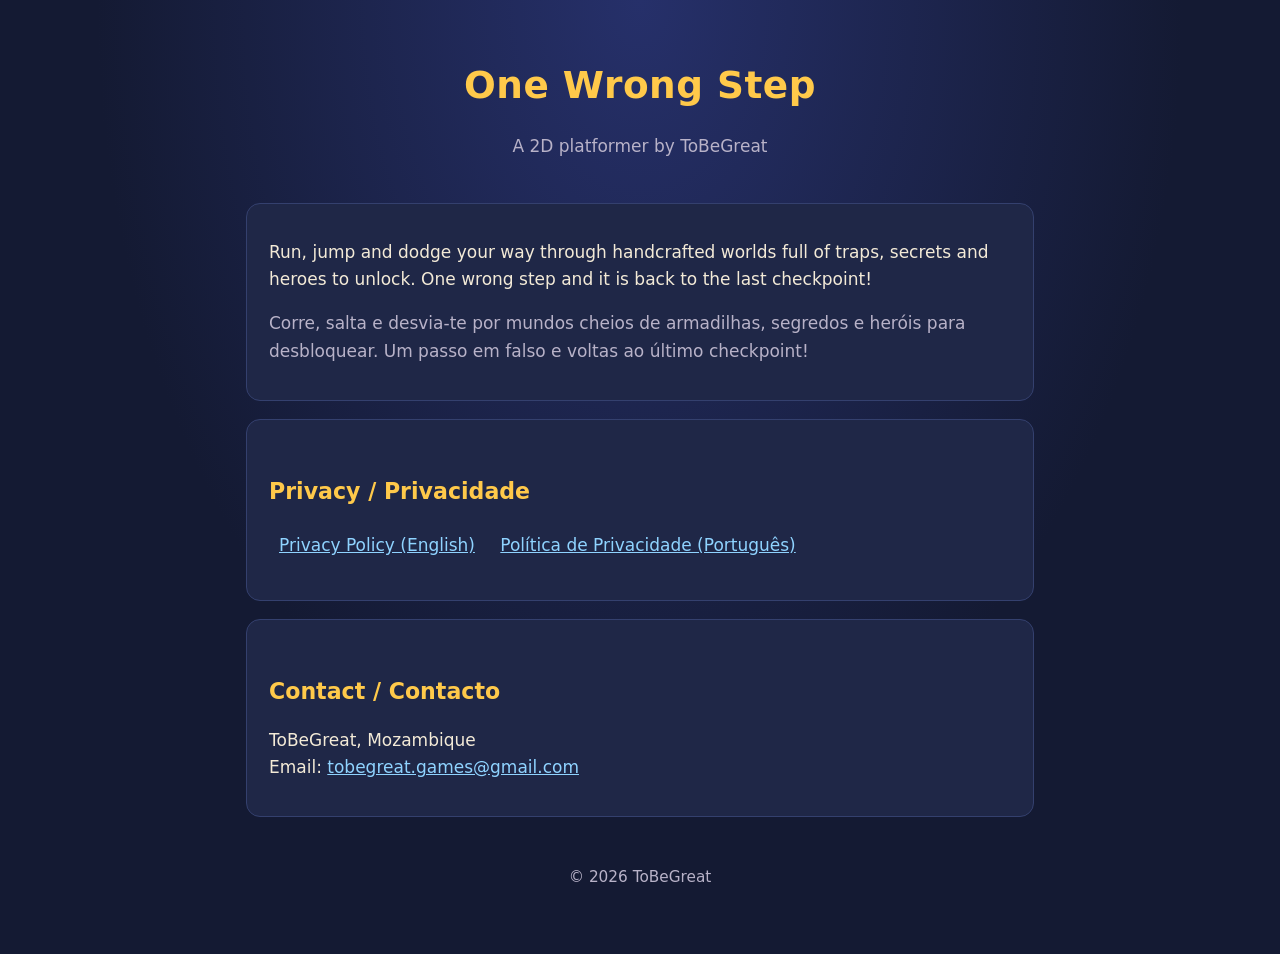
<file: index.html>
<!doctype html>
<html lang="en">
<head>
<meta charset="utf-8">
<meta name="viewport" content="width=device-width, initial-scale=1">
<title>One Wrong Step - ToBeGreat</title>
<meta name="description" content="One Wrong Step, a 2D platformer by ToBeGreat.">
<link rel="stylesheet" href="style.css">
</head>
<body>
<main>
  <header>
    <h1>One Wrong Step</h1>
    <p class="muted">A 2D platformer by ToBeGreat</p>
  </header>

  <div class="card">
    <p>Run, jump and dodge your way through handcrafted worlds full of traps, secrets and heroes to unlock. One wrong step and it is back to the last checkpoint!</p>
    <p class="muted">Corre, salta e desvia-te por mundos cheios de armadilhas, segredos e heróis para desbloquear. Um passo em falso e voltas ao último checkpoint!</p>
  </div>

  <div class="card">
    <h2>Privacy / Privacidade</h2>
    <p class="links">
      <a href="privacy.html">Privacy Policy (English)</a>
      <a href="privacidade.html">Política de Privacidade (Português)</a>
    </p>
  </div>

  <div class="card">
    <h2>Contact / Contacto</h2>
    <p>ToBeGreat, Mozambique<br>
    Email: <a href="mailto:tobegreat.games@gmail.com">tobegreat.games@gmail.com</a></p>
  </div>

  <footer>© 2026 ToBeGreat</footer>
</main>
</body>
</html>
</file>
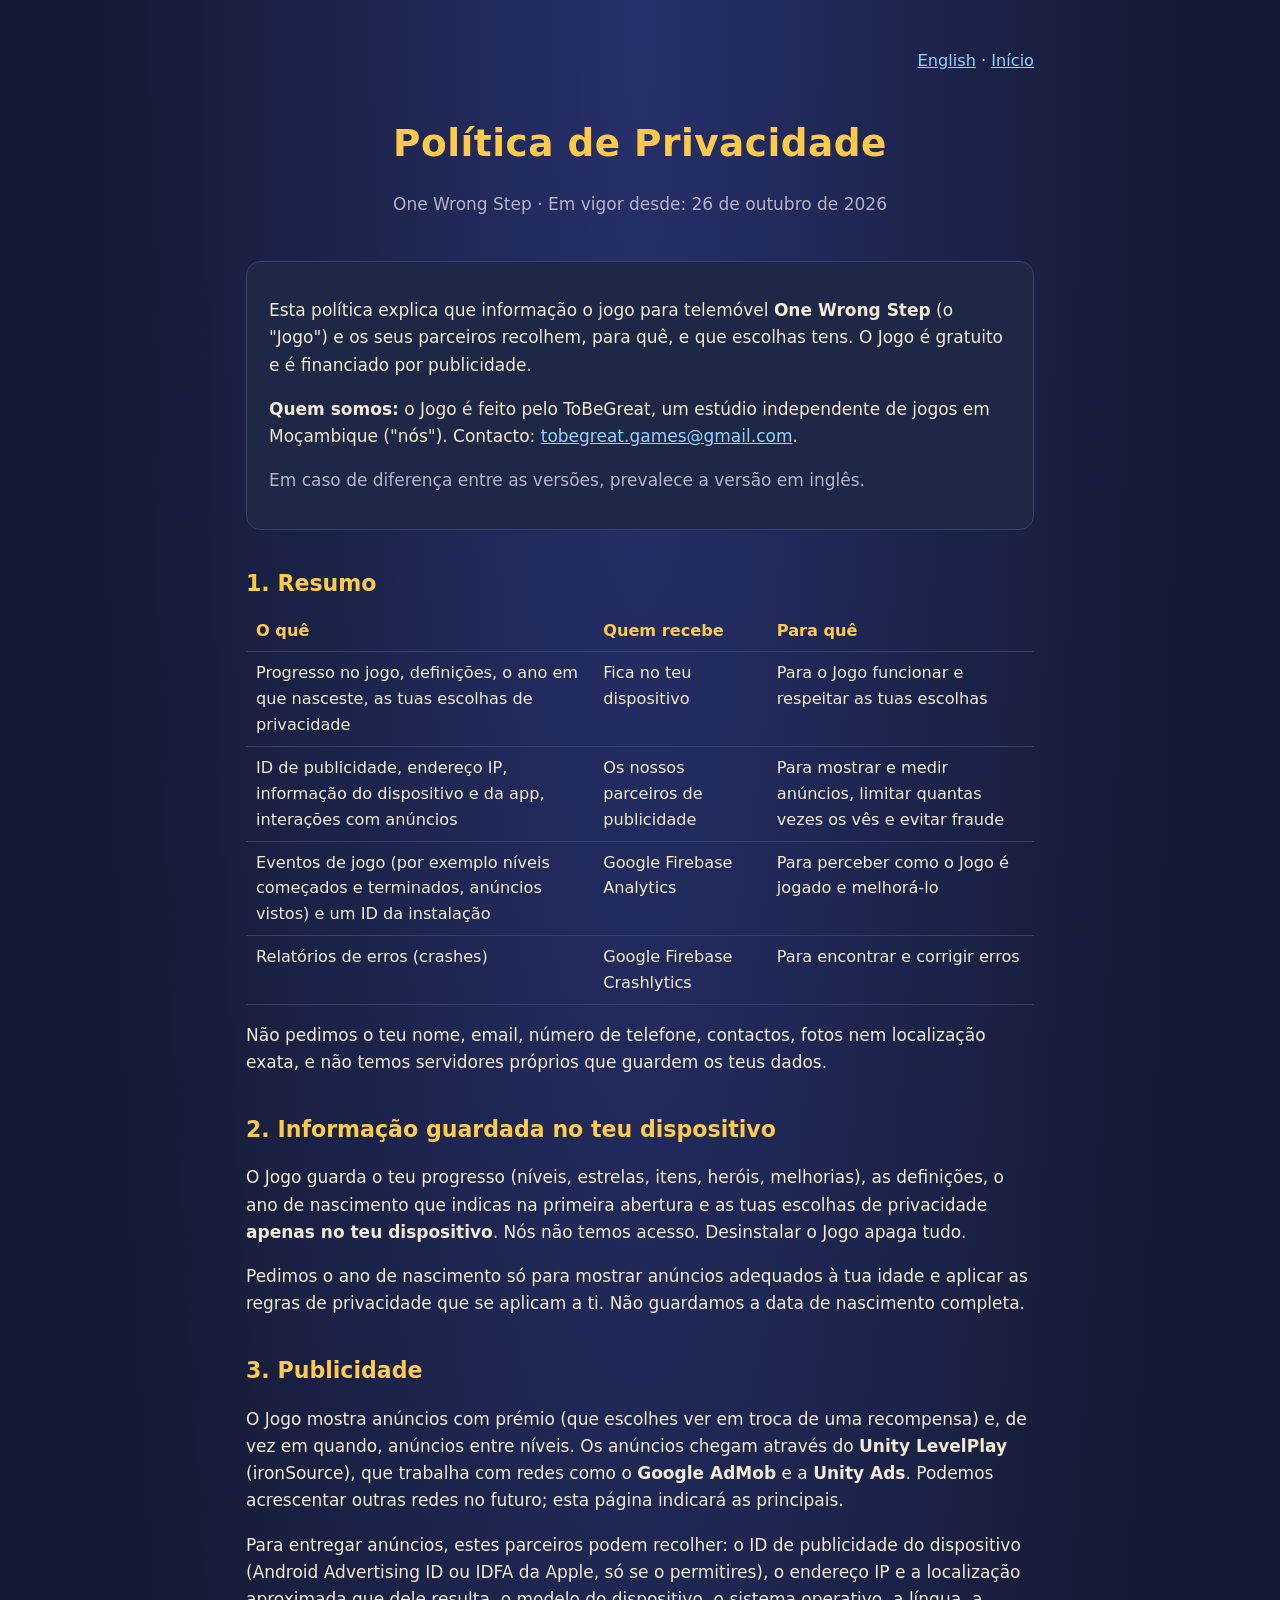
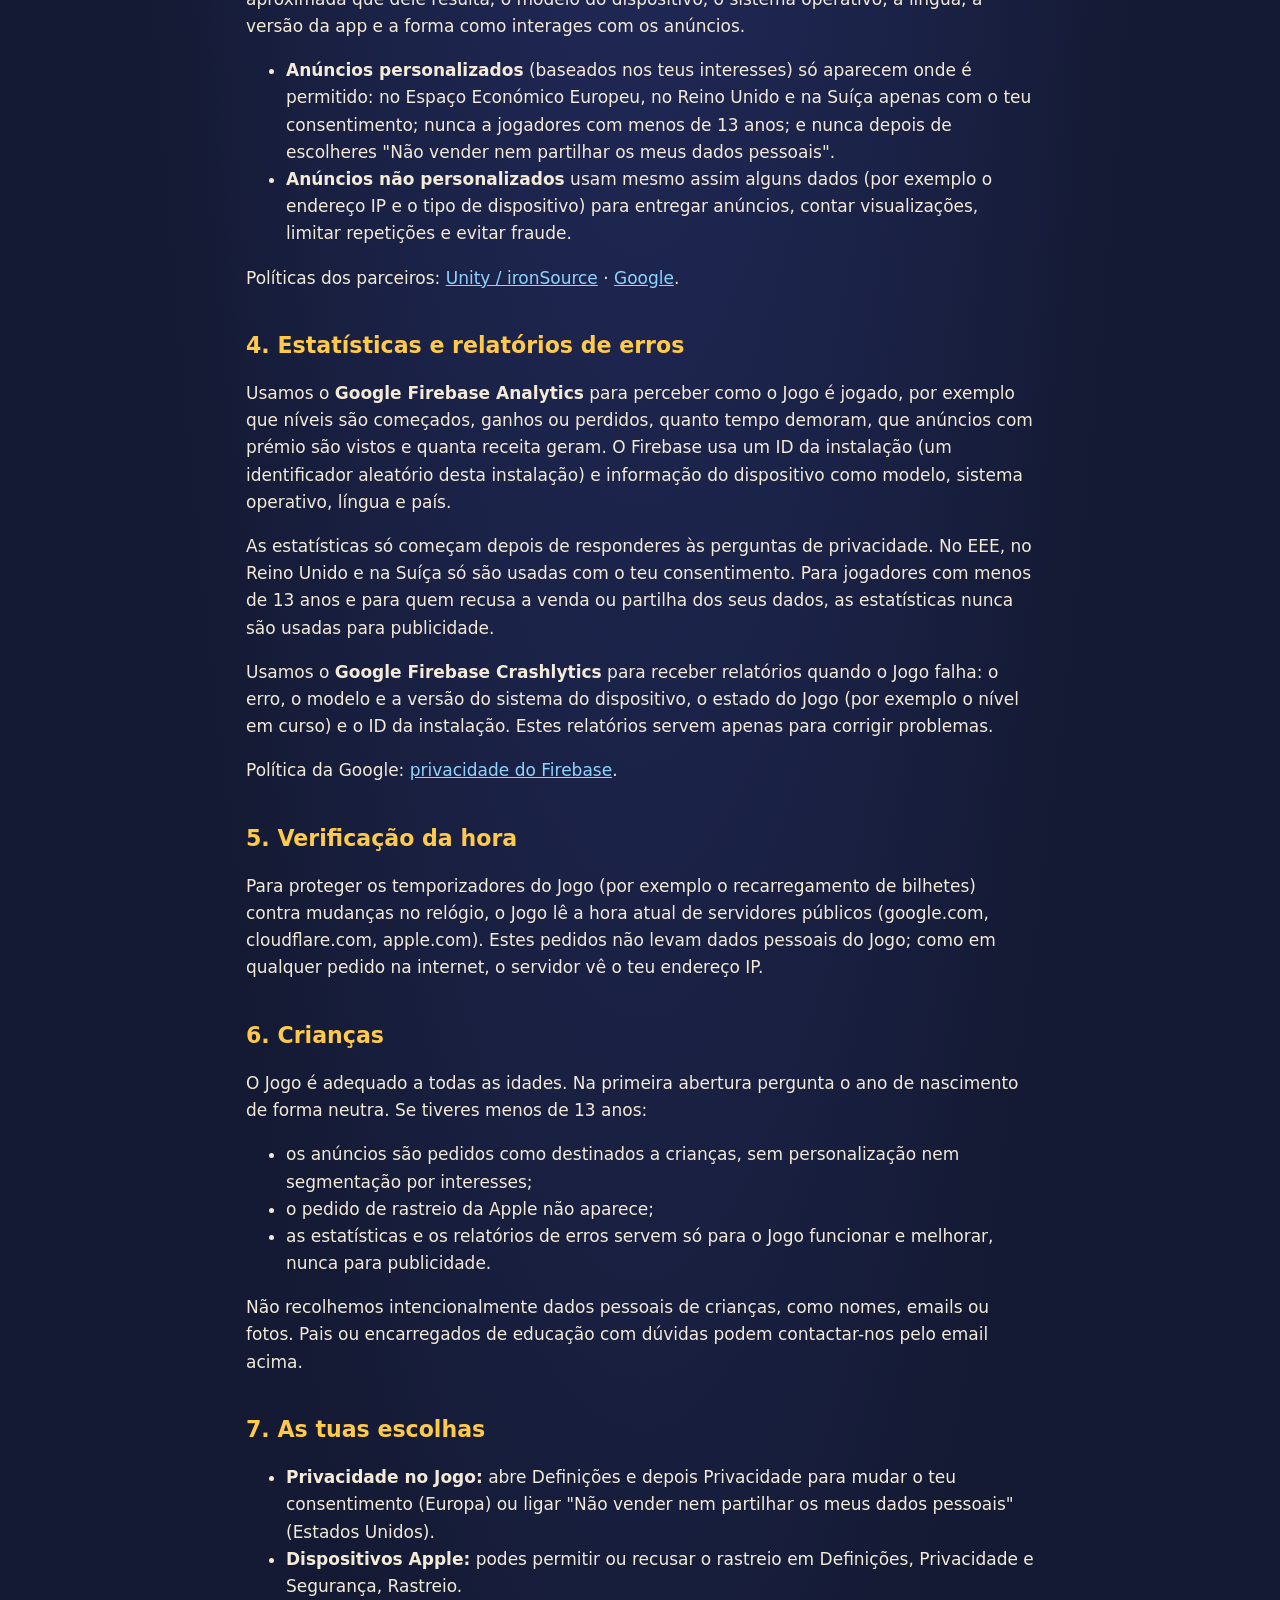
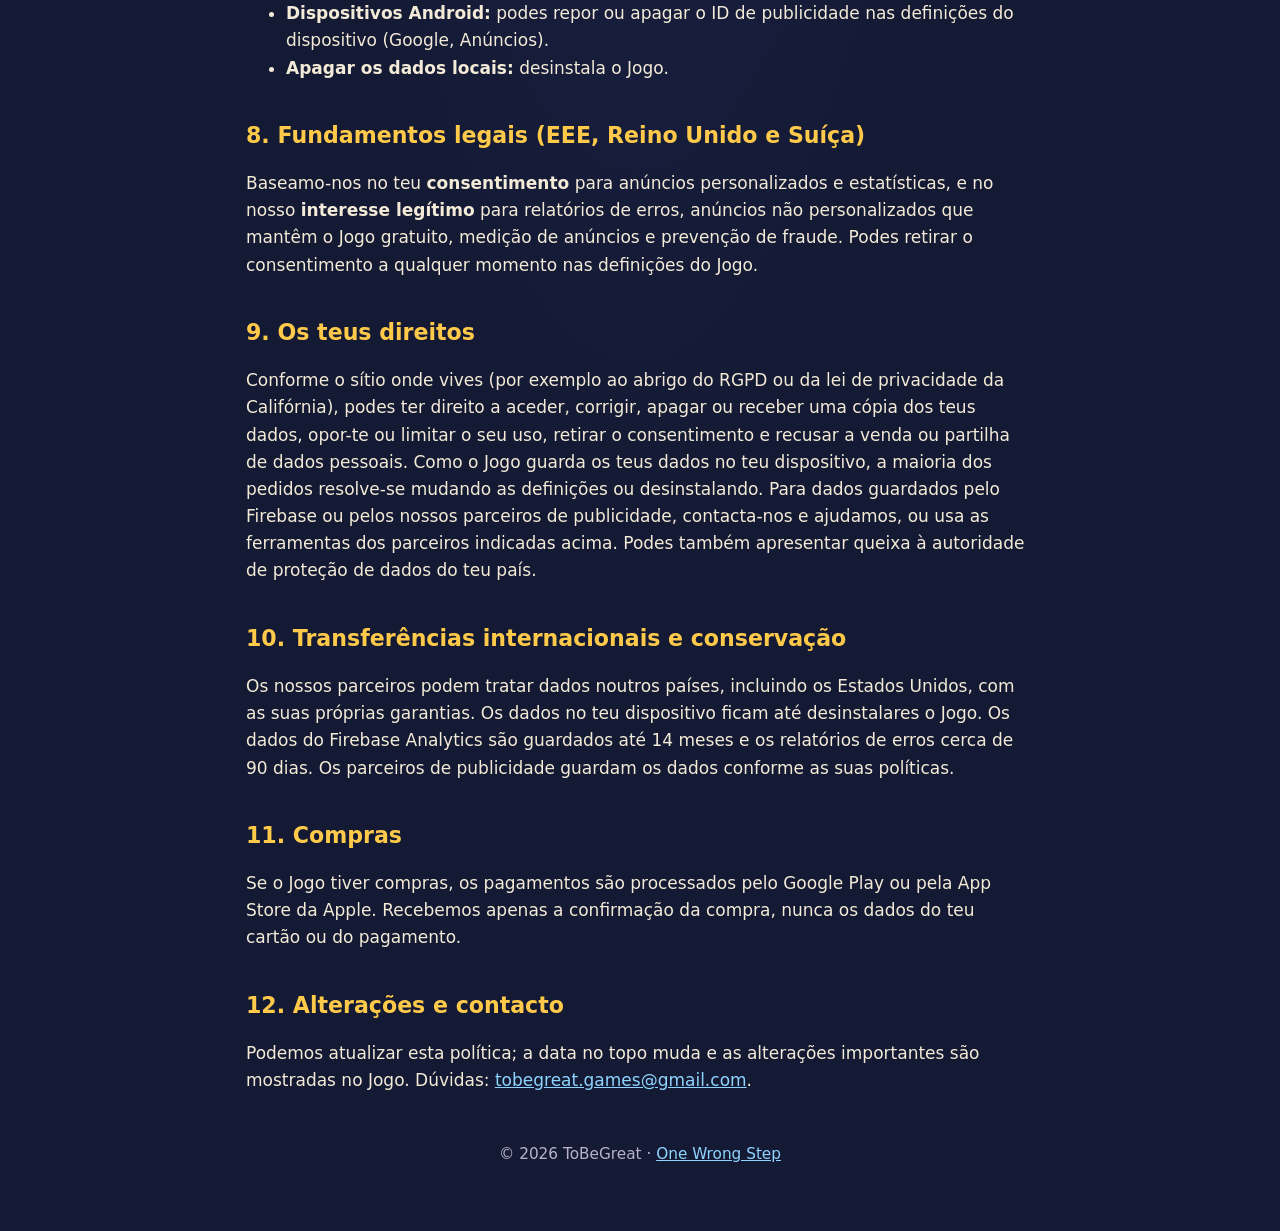
<file: privacidade.html>
<!doctype html>
<html lang="pt">
<head>
<meta charset="utf-8">
<meta name="viewport" content="width=device-width, initial-scale=1">
<title>Política de Privacidade - One Wrong Step</title>
<link rel="stylesheet" href="style.css">
</head>
<body>
<main>
  <p class="lang"><a href="privacy.html">English</a> · <a href="index.html">Início</a></p>
  <header>
    <h1>Política de Privacidade</h1>
    <p class="muted">One Wrong Step · Em vigor desde: 26 de outubro de 2026</p>
  </header>

  <div class="card">
    <p>Esta política explica que informação o jogo para telemóvel <strong>One Wrong Step</strong> (o "Jogo") e os seus parceiros recolhem, para quê, e que escolhas tens. O Jogo é gratuito e é financiado por publicidade.</p>
    <p><strong>Quem somos:</strong> o Jogo é feito pelo ToBeGreat, um estúdio independente de jogos em Moçambique ("nós"). Contacto: <a href="mailto:tobegreat.games@gmail.com">tobegreat.games@gmail.com</a>.</p>
    <p class="muted">Em caso de diferença entre as versões, prevalece a versão em inglês.</p>
  </div>

  <h2>1. Resumo</h2>
  <table>
    <tr><th>O quê</th><th>Quem recebe</th><th>Para quê</th></tr>
    <tr><td>Progresso no jogo, definições, o ano em que nasceste, as tuas escolhas de privacidade</td><td>Fica no teu dispositivo</td><td>Para o Jogo funcionar e respeitar as tuas escolhas</td></tr>
    <tr><td>ID de publicidade, endereço IP, informação do dispositivo e da app, interações com anúncios</td><td>Os nossos parceiros de publicidade</td><td>Para mostrar e medir anúncios, limitar quantas vezes os vês e evitar fraude</td></tr>
    <tr><td>Eventos de jogo (por exemplo níveis começados e terminados, anúncios vistos) e um ID da instalação</td><td>Google Firebase Analytics</td><td>Para perceber como o Jogo é jogado e melhorá-lo</td></tr>
    <tr><td>Relatórios de erros (crashes)</td><td>Google Firebase Crashlytics</td><td>Para encontrar e corrigir erros</td></tr>
  </table>
  <p>Não pedimos o teu nome, email, número de telefone, contactos, fotos nem localização exata, e não temos servidores próprios que guardem os teus dados.</p>

  <h2>2. Informação guardada no teu dispositivo</h2>
  <p>O Jogo guarda o teu progresso (níveis, estrelas, itens, heróis, melhorias), as definições, o ano de nascimento que indicas na primeira abertura e as tuas escolhas de privacidade <strong>apenas no teu dispositivo</strong>. Nós não temos acesso. Desinstalar o Jogo apaga tudo.</p>
  <p>Pedimos o ano de nascimento só para mostrar anúncios adequados à tua idade e aplicar as regras de privacidade que se aplicam a ti. Não guardamos a data de nascimento completa.</p>

  <h2>3. Publicidade</h2>
  <p>O Jogo mostra anúncios com prémio (que escolhes ver em troca de uma recompensa) e, de vez em quando, anúncios entre níveis. Os anúncios chegam através do <strong>Unity LevelPlay</strong> (ironSource), que trabalha com redes como o <strong>Google AdMob</strong> e a <strong>Unity Ads</strong>. Podemos acrescentar outras redes no futuro; esta página indicará as principais.</p>
  <p>Para entregar anúncios, estes parceiros podem recolher: o ID de publicidade do dispositivo (Android Advertising ID ou IDFA da Apple, só se o permitires), o endereço IP e a localização aproximada que dele resulta, o modelo do dispositivo, o sistema operativo, a língua, a versão da app e a forma como interages com os anúncios.</p>
  <ul>
    <li><strong>Anúncios personalizados</strong> (baseados nos teus interesses) só aparecem onde é permitido: no Espaço Económico Europeu, no Reino Unido e na Suíça apenas com o teu consentimento; nunca a jogadores com menos de 13 anos; e nunca depois de escolheres "Não vender nem partilhar os meus dados pessoais".</li>
    <li><strong>Anúncios não personalizados</strong> usam mesmo assim alguns dados (por exemplo o endereço IP e o tipo de dispositivo) para entregar anúncios, contar visualizações, limitar repetições e evitar fraude.</li>
  </ul>
  <p>Políticas dos parceiros: <a href="https://unity.com/legal/game-player-and-app-user-privacy-policy">Unity / ironSource</a> · <a href="https://policies.google.com/technologies/partner-sites">Google</a>.</p>

  <h2>4. Estatísticas e relatórios de erros</h2>
  <p>Usamos o <strong>Google Firebase Analytics</strong> para perceber como o Jogo é jogado, por exemplo que níveis são começados, ganhos ou perdidos, quanto tempo demoram, que anúncios com prémio são vistos e quanta receita geram. O Firebase usa um ID da instalação (um identificador aleatório desta instalação) e informação do dispositivo como modelo, sistema operativo, língua e país.</p>
  <p>As estatísticas só começam depois de responderes às perguntas de privacidade. No EEE, no Reino Unido e na Suíça só são usadas com o teu consentimento. Para jogadores com menos de 13 anos e para quem recusa a venda ou partilha dos seus dados, as estatísticas nunca são usadas para publicidade.</p>
  <p>Usamos o <strong>Google Firebase Crashlytics</strong> para receber relatórios quando o Jogo falha: o erro, o modelo e a versão do sistema do dispositivo, o estado do Jogo (por exemplo o nível em curso) e o ID da instalação. Estes relatórios servem apenas para corrigir problemas.</p>
  <p>Política da Google: <a href="https://firebase.google.com/support/privacy">privacidade do Firebase</a>.</p>

  <h2>5. Verificação da hora</h2>
  <p>Para proteger os temporizadores do Jogo (por exemplo o recarregamento de bilhetes) contra mudanças no relógio, o Jogo lê a hora atual de servidores públicos (google.com, cloudflare.com, apple.com). Estes pedidos não levam dados pessoais do Jogo; como em qualquer pedido na internet, o servidor vê o teu endereço IP.</p>

  <h2>6. Crianças</h2>
  <p>O Jogo é adequado a todas as idades. Na primeira abertura pergunta o ano de nascimento de forma neutra. Se tiveres menos de 13 anos:</p>
  <ul>
    <li>os anúncios são pedidos como destinados a crianças, sem personalização nem segmentação por interesses;</li>
    <li>o pedido de rastreio da Apple não aparece;</li>
    <li>as estatísticas e os relatórios de erros servem só para o Jogo funcionar e melhorar, nunca para publicidade.</li>
  </ul>
  <p>Não recolhemos intencionalmente dados pessoais de crianças, como nomes, emails ou fotos. Pais ou encarregados de educação com dúvidas podem contactar-nos pelo email acima.</p>

  <h2>7. As tuas escolhas</h2>
  <ul>
    <li><strong>Privacidade no Jogo:</strong> abre Definições e depois Privacidade para mudar o teu consentimento (Europa) ou ligar "Não vender nem partilhar os meus dados pessoais" (Estados Unidos).</li>
    <li><strong>Dispositivos Apple:</strong> podes permitir ou recusar o rastreio em Definições, Privacidade e Segurança, Rastreio.</li>
    <li><strong>Dispositivos Android:</strong> podes repor ou apagar o ID de publicidade nas definições do dispositivo (Google, Anúncios).</li>
    <li><strong>Apagar os dados locais:</strong> desinstala o Jogo.</li>
  </ul>

  <h2>8. Fundamentos legais (EEE, Reino Unido e Suíça)</h2>
  <p>Baseamo-nos no teu <strong>consentimento</strong> para anúncios personalizados e estatísticas, e no nosso <strong>interesse legítimo</strong> para relatórios de erros, anúncios não personalizados que mantêm o Jogo gratuito, medição de anúncios e prevenção de fraude. Podes retirar o consentimento a qualquer momento nas definições do Jogo.</p>

  <h2>9. Os teus direitos</h2>
  <p>Conforme o sítio onde vives (por exemplo ao abrigo do RGPD ou da lei de privacidade da Califórnia), podes ter direito a aceder, corrigir, apagar ou receber uma cópia dos teus dados, opor-te ou limitar o seu uso, retirar o consentimento e recusar a venda ou partilha de dados pessoais. Como o Jogo guarda os teus dados no teu dispositivo, a maioria dos pedidos resolve-se mudando as definições ou desinstalando. Para dados guardados pelo Firebase ou pelos nossos parceiros de publicidade, contacta-nos e ajudamos, ou usa as ferramentas dos parceiros indicadas acima. Podes também apresentar queixa à autoridade de proteção de dados do teu país.</p>

  <h2>10. Transferências internacionais e conservação</h2>
  <p>Os nossos parceiros podem tratar dados noutros países, incluindo os Estados Unidos, com as suas próprias garantias. Os dados no teu dispositivo ficam até desinstalares o Jogo. Os dados do Firebase Analytics são guardados até 14 meses e os relatórios de erros cerca de 90 dias. Os parceiros de publicidade guardam os dados conforme as suas políticas.</p>

  <h2>11. Compras</h2>
  <p>Se o Jogo tiver compras, os pagamentos são processados pelo Google Play ou pela App Store da Apple. Recebemos apenas a confirmação da compra, nunca os dados do teu cartão ou do pagamento.</p>

  <h2>12. Alterações e contacto</h2>
  <p>Podemos atualizar esta política; a data no topo muda e as alterações importantes são mostradas no Jogo. Dúvidas: <a href="mailto:tobegreat.games@gmail.com">tobegreat.games@gmail.com</a>.</p>

  <footer>© 2026 ToBeGreat · <a href="index.html">One Wrong Step</a></footer>
</main>
</body>
</html>
</file>
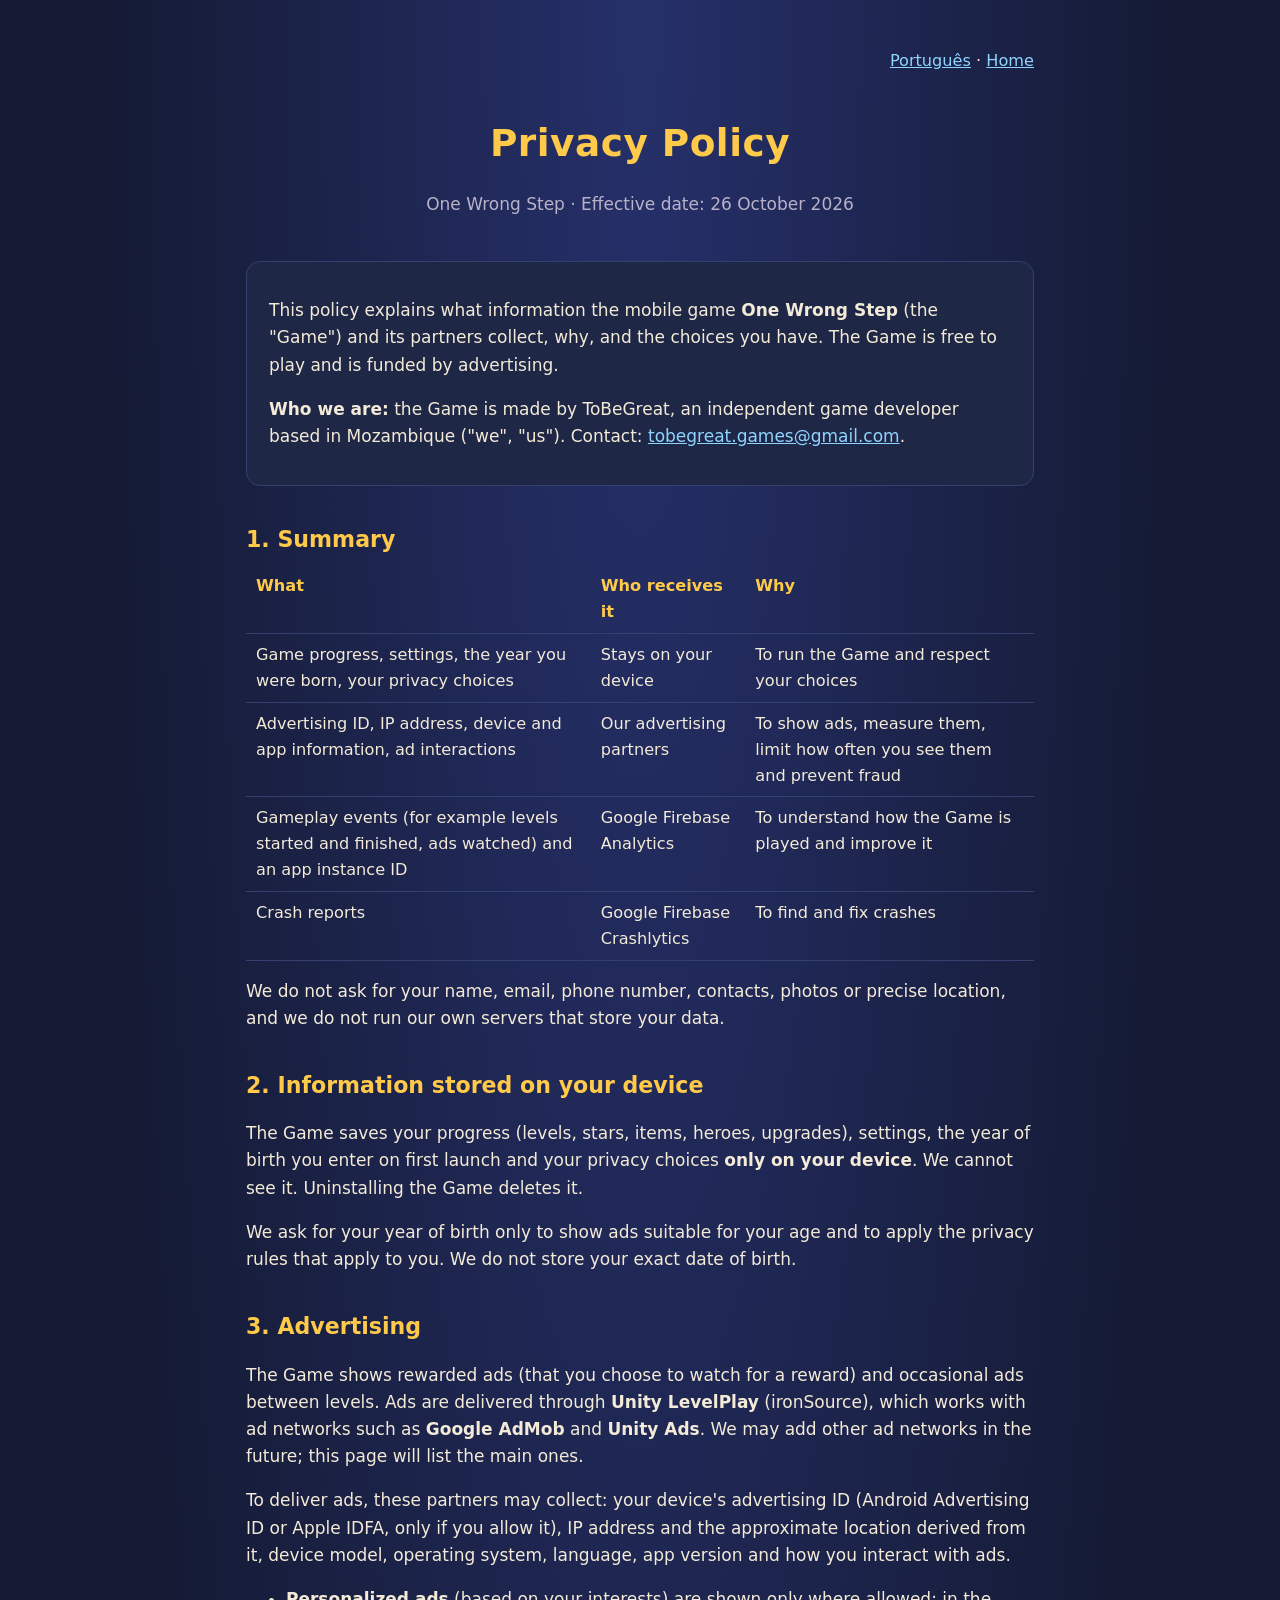
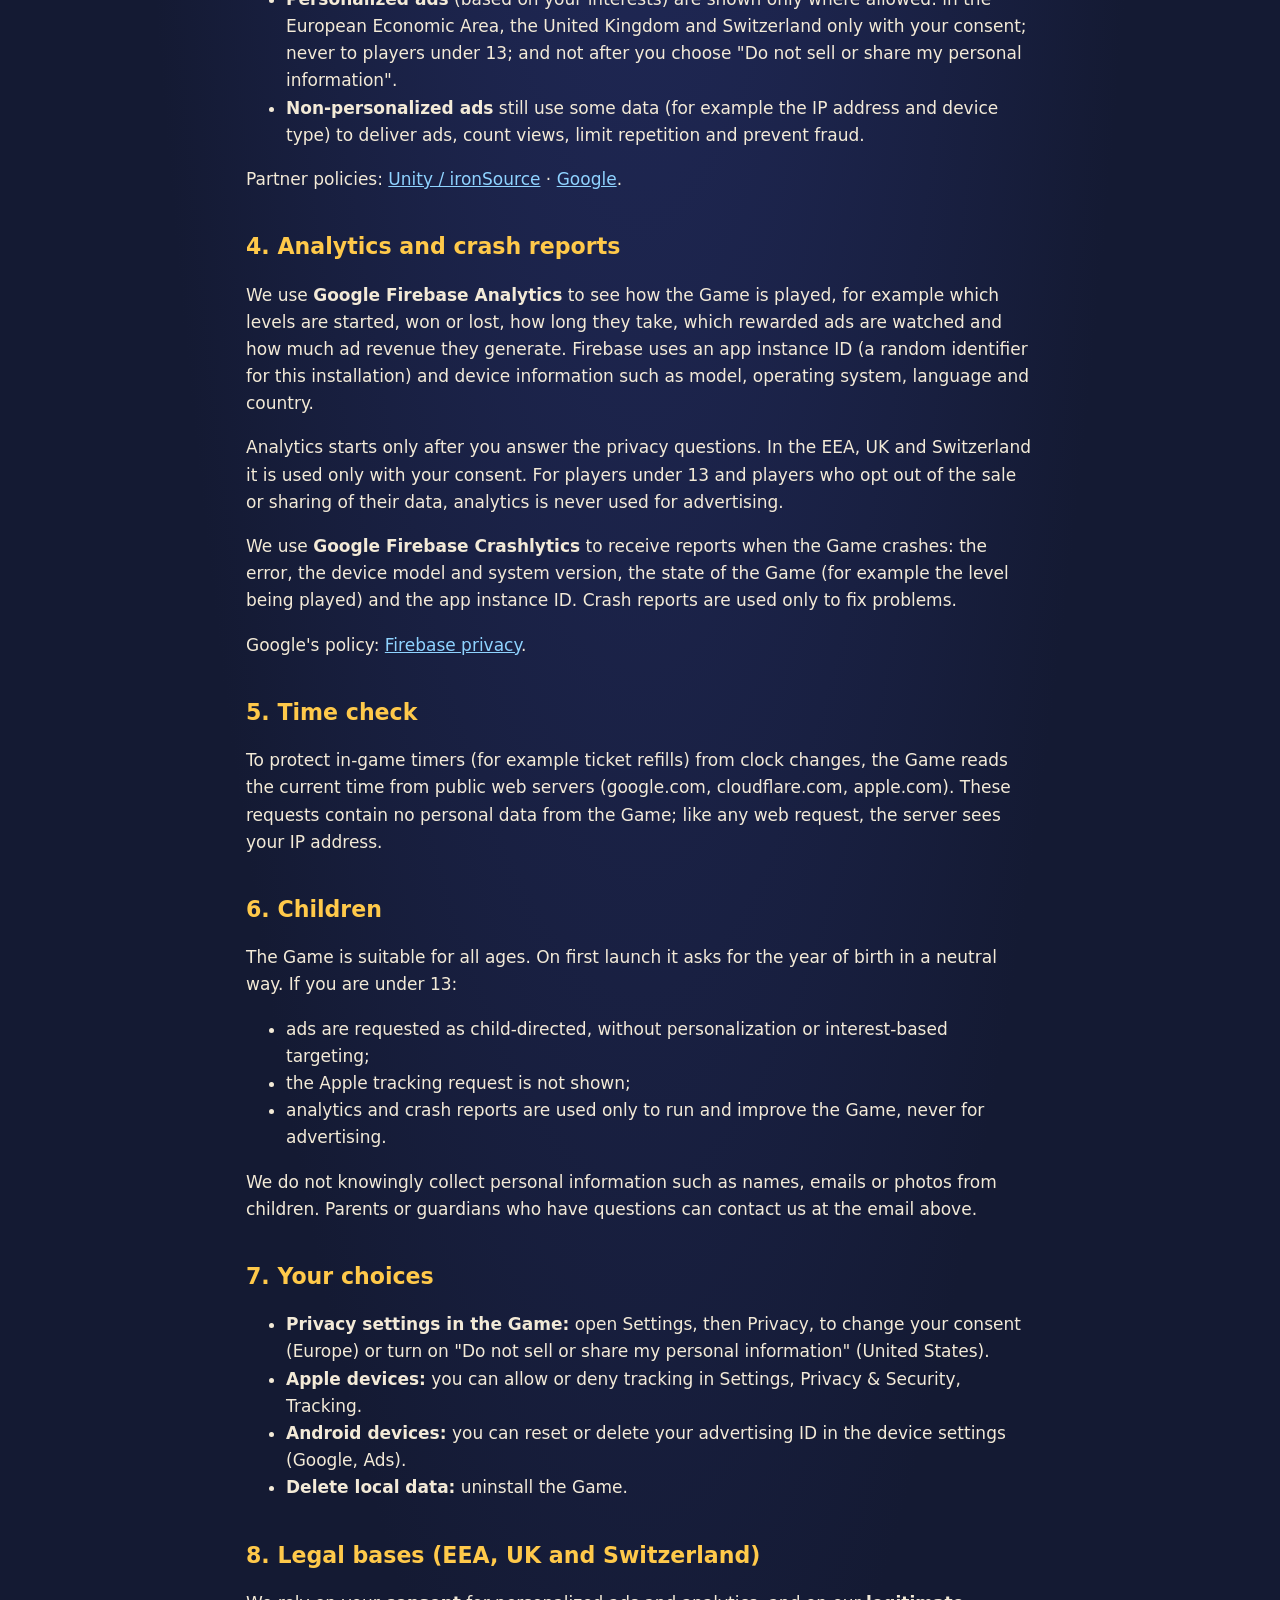
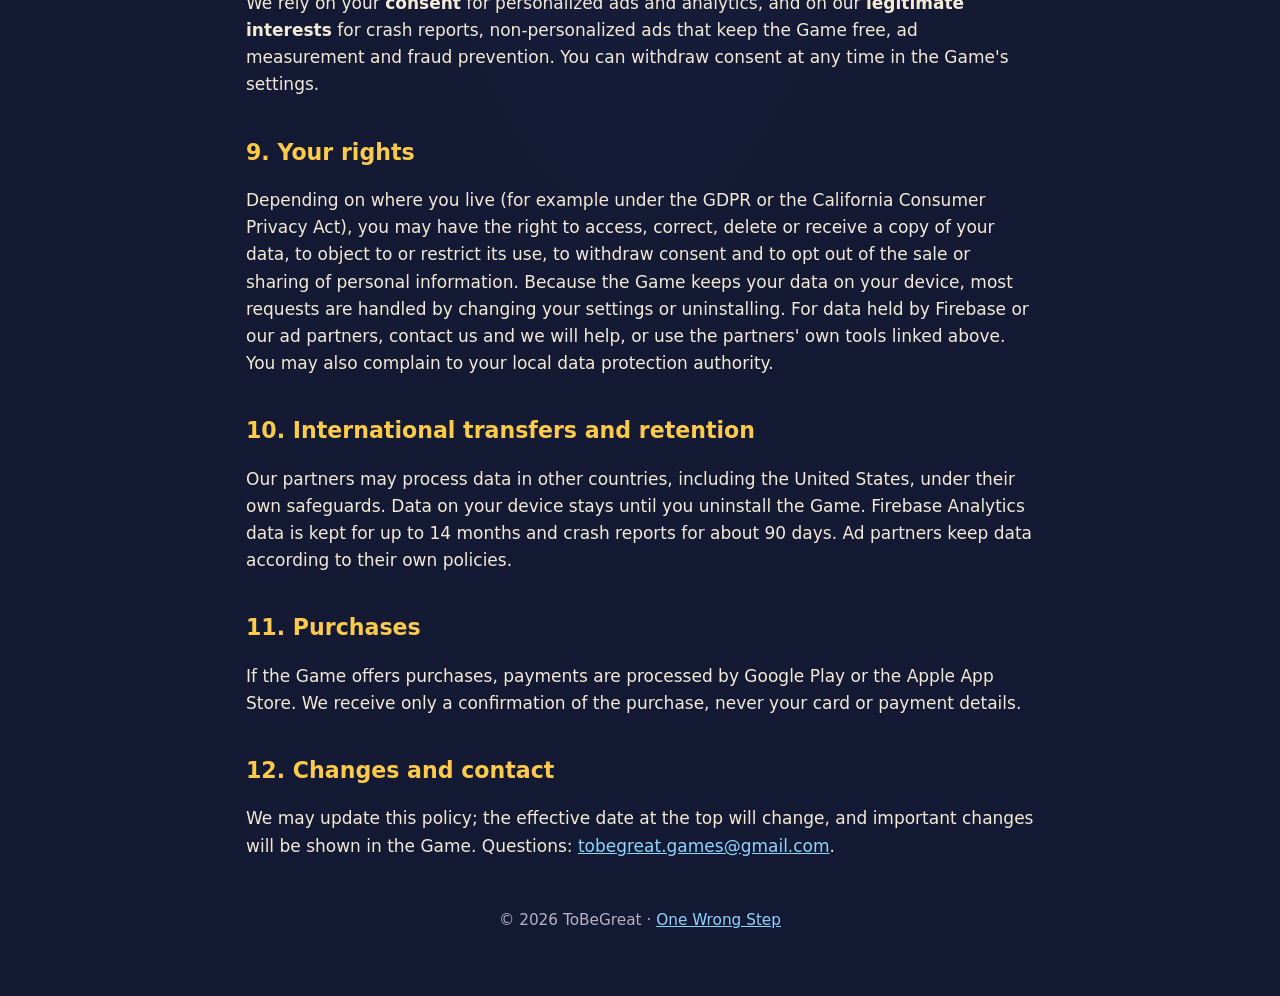
<file: privacy.html>
<!doctype html>
<html lang="en">
<head>
<meta charset="utf-8">
<meta name="viewport" content="width=device-width, initial-scale=1">
<title>Privacy Policy - One Wrong Step</title>
<link rel="stylesheet" href="style.css">
</head>
<body>
<main>
  <p class="lang"><a href="privacidade.html">Português</a> · <a href="index.html">Home</a></p>
  <header>
    <h1>Privacy Policy</h1>
    <p class="muted">One Wrong Step · Effective date: 26 October 2026</p>
  </header>

  <div class="card">
    <p>This policy explains what information the mobile game <strong>One Wrong Step</strong> (the "Game") and its partners collect, why, and the choices you have. The Game is free to play and is funded by advertising.</p>
    <p><strong>Who we are:</strong> the Game is made by ToBeGreat, an independent game developer based in Mozambique ("we", "us"). Contact: <a href="mailto:tobegreat.games@gmail.com">tobegreat.games@gmail.com</a>.</p>
  </div>

  <h2>1. Summary</h2>
  <table>
    <tr><th>What</th><th>Who receives it</th><th>Why</th></tr>
    <tr><td>Game progress, settings, the year you were born, your privacy choices</td><td>Stays on your device</td><td>To run the Game and respect your choices</td></tr>
    <tr><td>Advertising ID, IP address, device and app information, ad interactions</td><td>Our advertising partners</td><td>To show ads, measure them, limit how often you see them and prevent fraud</td></tr>
    <tr><td>Gameplay events (for example levels started and finished, ads watched) and an app instance ID</td><td>Google Firebase Analytics</td><td>To understand how the Game is played and improve it</td></tr>
    <tr><td>Crash reports</td><td>Google Firebase Crashlytics</td><td>To find and fix crashes</td></tr>
  </table>
  <p>We do not ask for your name, email, phone number, contacts, photos or precise location, and we do not run our own servers that store your data.</p>

  <h2>2. Information stored on your device</h2>
  <p>The Game saves your progress (levels, stars, items, heroes, upgrades), settings, the year of birth you enter on first launch and your privacy choices <strong>only on your device</strong>. We cannot see it. Uninstalling the Game deletes it.</p>
  <p>We ask for your year of birth only to show ads suitable for your age and to apply the privacy rules that apply to you. We do not store your exact date of birth.</p>

  <h2>3. Advertising</h2>
  <p>The Game shows rewarded ads (that you choose to watch for a reward) and occasional ads between levels. Ads are delivered through <strong>Unity LevelPlay</strong> (ironSource), which works with ad networks such as <strong>Google AdMob</strong> and <strong>Unity Ads</strong>. We may add other ad networks in the future; this page will list the main ones.</p>
  <p>To deliver ads, these partners may collect: your device's advertising ID (Android Advertising ID or Apple IDFA, only if you allow it), IP address and the approximate location derived from it, device model, operating system, language, app version and how you interact with ads.</p>
  <ul>
    <li><strong>Personalized ads</strong> (based on your interests) are shown only where allowed: in the European Economic Area, the United Kingdom and Switzerland only with your consent; never to players under 13; and not after you choose "Do not sell or share my personal information".</li>
    <li><strong>Non-personalized ads</strong> still use some data (for example the IP address and device type) to deliver ads, count views, limit repetition and prevent fraud.</li>
  </ul>
  <p>Partner policies: <a href="https://unity.com/legal/game-player-and-app-user-privacy-policy">Unity / ironSource</a> · <a href="https://policies.google.com/technologies/partner-sites">Google</a>.</p>

  <h2>4. Analytics and crash reports</h2>
  <p>We use <strong>Google Firebase Analytics</strong> to see how the Game is played, for example which levels are started, won or lost, how long they take, which rewarded ads are watched and how much ad revenue they generate. Firebase uses an app instance ID (a random identifier for this installation) and device information such as model, operating system, language and country.</p>
  <p>Analytics starts only after you answer the privacy questions. In the EEA, UK and Switzerland it is used only with your consent. For players under 13 and players who opt out of the sale or sharing of their data, analytics is never used for advertising.</p>
  <p>We use <strong>Google Firebase Crashlytics</strong> to receive reports when the Game crashes: the error, the device model and system version, the state of the Game (for example the level being played) and the app instance ID. Crash reports are used only to fix problems.</p>
  <p>Google's policy: <a href="https://firebase.google.com/support/privacy">Firebase privacy</a>.</p>

  <h2>5. Time check</h2>
  <p>To protect in-game timers (for example ticket refills) from clock changes, the Game reads the current time from public web servers (google.com, cloudflare.com, apple.com). These requests contain no personal data from the Game; like any web request, the server sees your IP address.</p>

  <h2>6. Children</h2>
  <p>The Game is suitable for all ages. On first launch it asks for the year of birth in a neutral way. If you are under 13:</p>
  <ul>
    <li>ads are requested as child-directed, without personalization or interest-based targeting;</li>
    <li>the Apple tracking request is not shown;</li>
    <li>analytics and crash reports are used only to run and improve the Game, never for advertising.</li>
  </ul>
  <p>We do not knowingly collect personal information such as names, emails or photos from children. Parents or guardians who have questions can contact us at the email above.</p>

  <h2>7. Your choices</h2>
  <ul>
    <li><strong>Privacy settings in the Game:</strong> open Settings, then Privacy, to change your consent (Europe) or turn on "Do not sell or share my personal information" (United States).</li>
    <li><strong>Apple devices:</strong> you can allow or deny tracking in Settings, Privacy &amp; Security, Tracking.</li>
    <li><strong>Android devices:</strong> you can reset or delete your advertising ID in the device settings (Google, Ads).</li>
    <li><strong>Delete local data:</strong> uninstall the Game.</li>
  </ul>

  <h2>8. Legal bases (EEA, UK and Switzerland)</h2>
  <p>We rely on your <strong>consent</strong> for personalized ads and analytics, and on our <strong>legitimate interests</strong> for crash reports, non-personalized ads that keep the Game free, ad measurement and fraud prevention. You can withdraw consent at any time in the Game's settings.</p>

  <h2>9. Your rights</h2>
  <p>Depending on where you live (for example under the GDPR or the California Consumer Privacy Act), you may have the right to access, correct, delete or receive a copy of your data, to object to or restrict its use, to withdraw consent and to opt out of the sale or sharing of personal information. Because the Game keeps your data on your device, most requests are handled by changing your settings or uninstalling. For data held by Firebase or our ad partners, contact us and we will help, or use the partners' own tools linked above. You may also complain to your local data protection authority.</p>

  <h2>10. International transfers and retention</h2>
  <p>Our partners may process data in other countries, including the United States, under their own safeguards. Data on your device stays until you uninstall the Game. Firebase Analytics data is kept for up to 14 months and crash reports for about 90 days. Ad partners keep data according to their own policies.</p>

  <h2>11. Purchases</h2>
  <p>If the Game offers purchases, payments are processed by Google Play or the Apple App Store. We receive only a confirmation of the purchase, never your card or payment details.</p>

  <h2>12. Changes and contact</h2>
  <p>We may update this policy; the effective date at the top will change, and important changes will be shown in the Game. Questions: <a href="mailto:tobegreat.games@gmail.com">tobegreat.games@gmail.com</a>.</p>

  <footer>© 2026 ToBeGreat · <a href="index.html">One Wrong Step</a></footer>
</main>
</body>
</html>
</file>
<file: style.css>
:root {
  --bg: #141a33;
  --panel: #1f2747;
  --line: #34406e;
  --text: #f3ead7;
  --muted: #b8b2c8;
  --gold: #ffc94a;
  --link: #8fd3ff;
}
* { box-sizing: border-box; }
body {
  margin: 0;
  background: var(--bg) radial-gradient(ellipse at top, #26306a 0%, var(--bg) 60%) no-repeat;
  color: var(--text);
  font: 17px/1.6 system-ui, -apple-system, "Segoe UI", Roboto, sans-serif;
}
main { max-width: 820px; margin: 0 auto; padding: 32px 16px 64px; }
header { text-align: center; padding: 24px 0 8px; }
h1 { font-size: 2.2em; margin: 0 0 4px; color: var(--gold); letter-spacing: 0.5px; }
h2 { font-size: 1.3em; margin: 36px 0 8px; color: var(--gold); }
h3 { font-size: 1.05em; margin: 20px 0 4px; }
p, li { color: var(--text); }
.muted { color: var(--muted); }
a { color: var(--link); }
.card {
  background: var(--panel);
  border: 1px solid var(--line);
  border-radius: 14px;
  padding: 18px 22px;
  margin: 18px 0;
}
.lang { text-align: right; font-size: 0.95em; }
table { width: 100%; border-collapse: collapse; margin: 8px 0; font-size: 0.95em; }
th, td { text-align: left; vertical-align: top; padding: 8px 10px; border-bottom: 1px solid var(--line); }
th { color: var(--gold); font-weight: 600; }
footer { text-align: center; margin-top: 48px; font-size: 0.9em; color: var(--muted); }
.links a { display: inline-block; margin: 6px 10px; }
</file>
